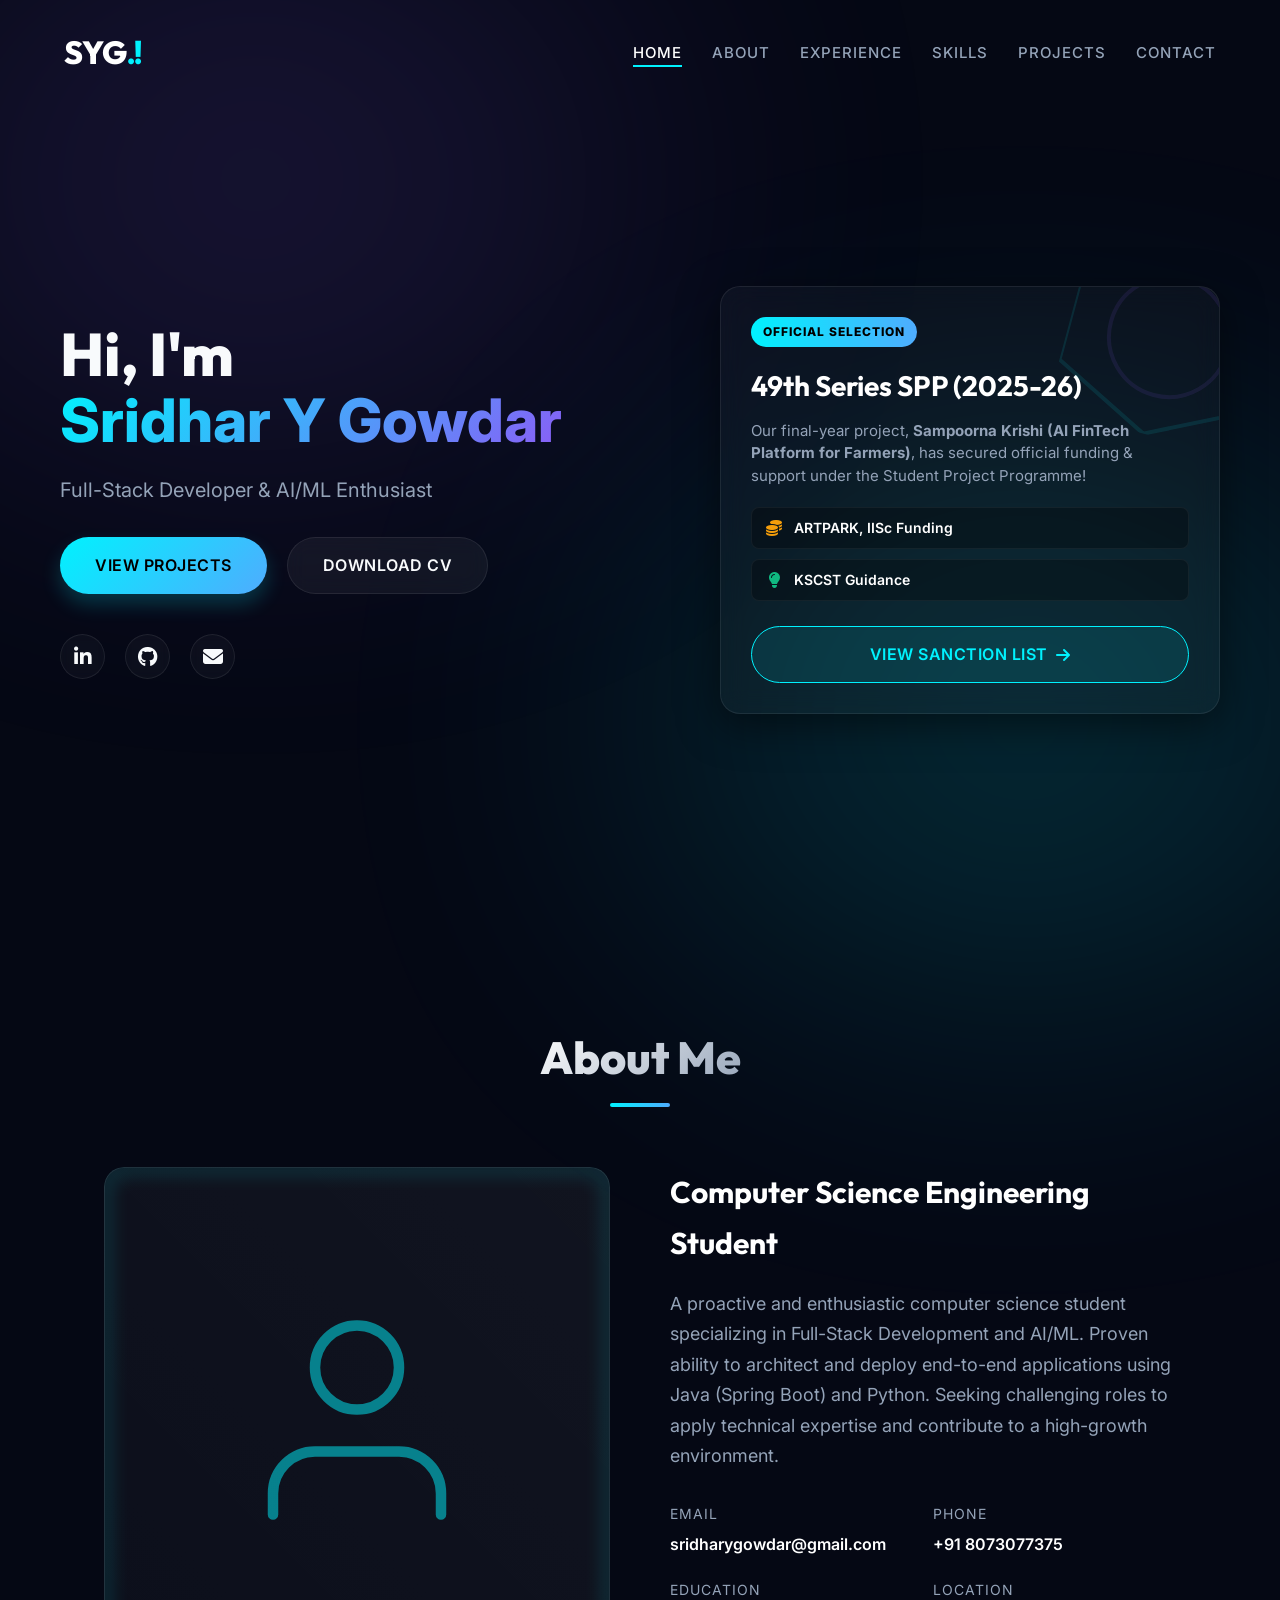
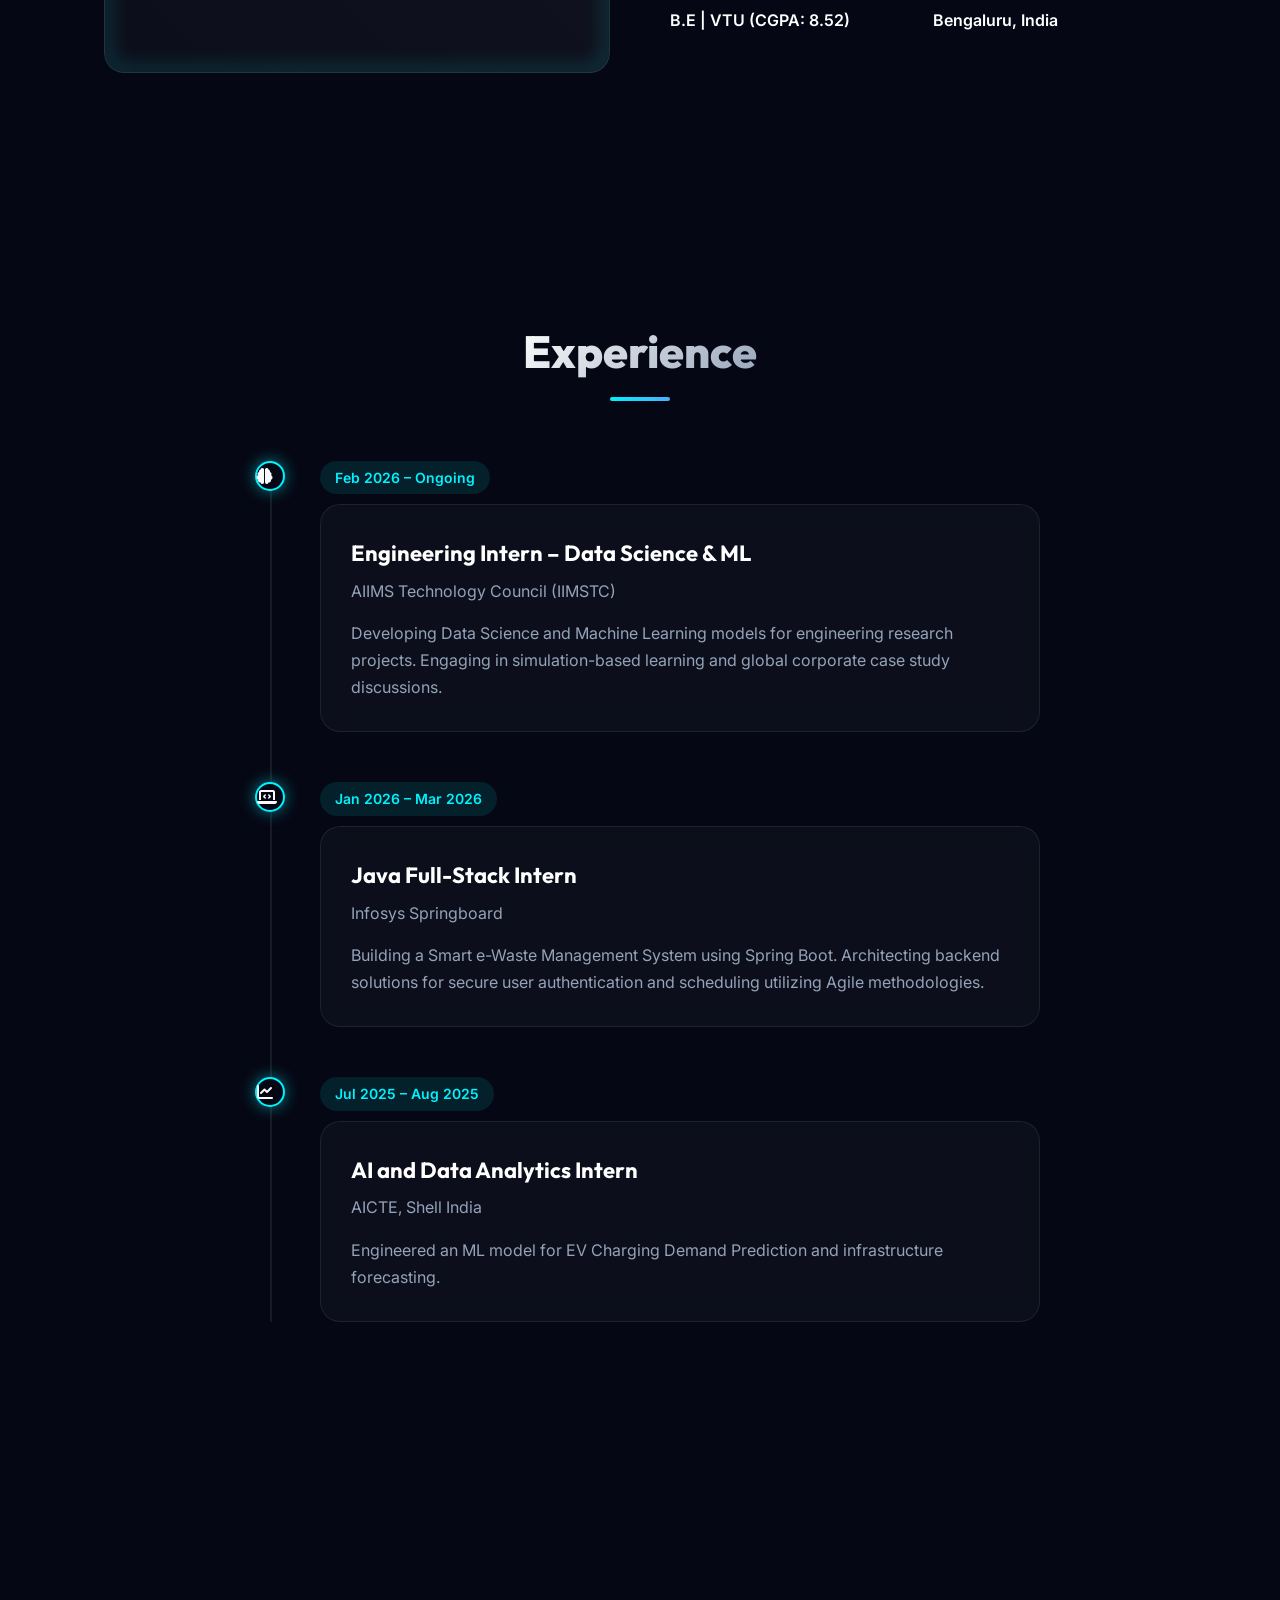
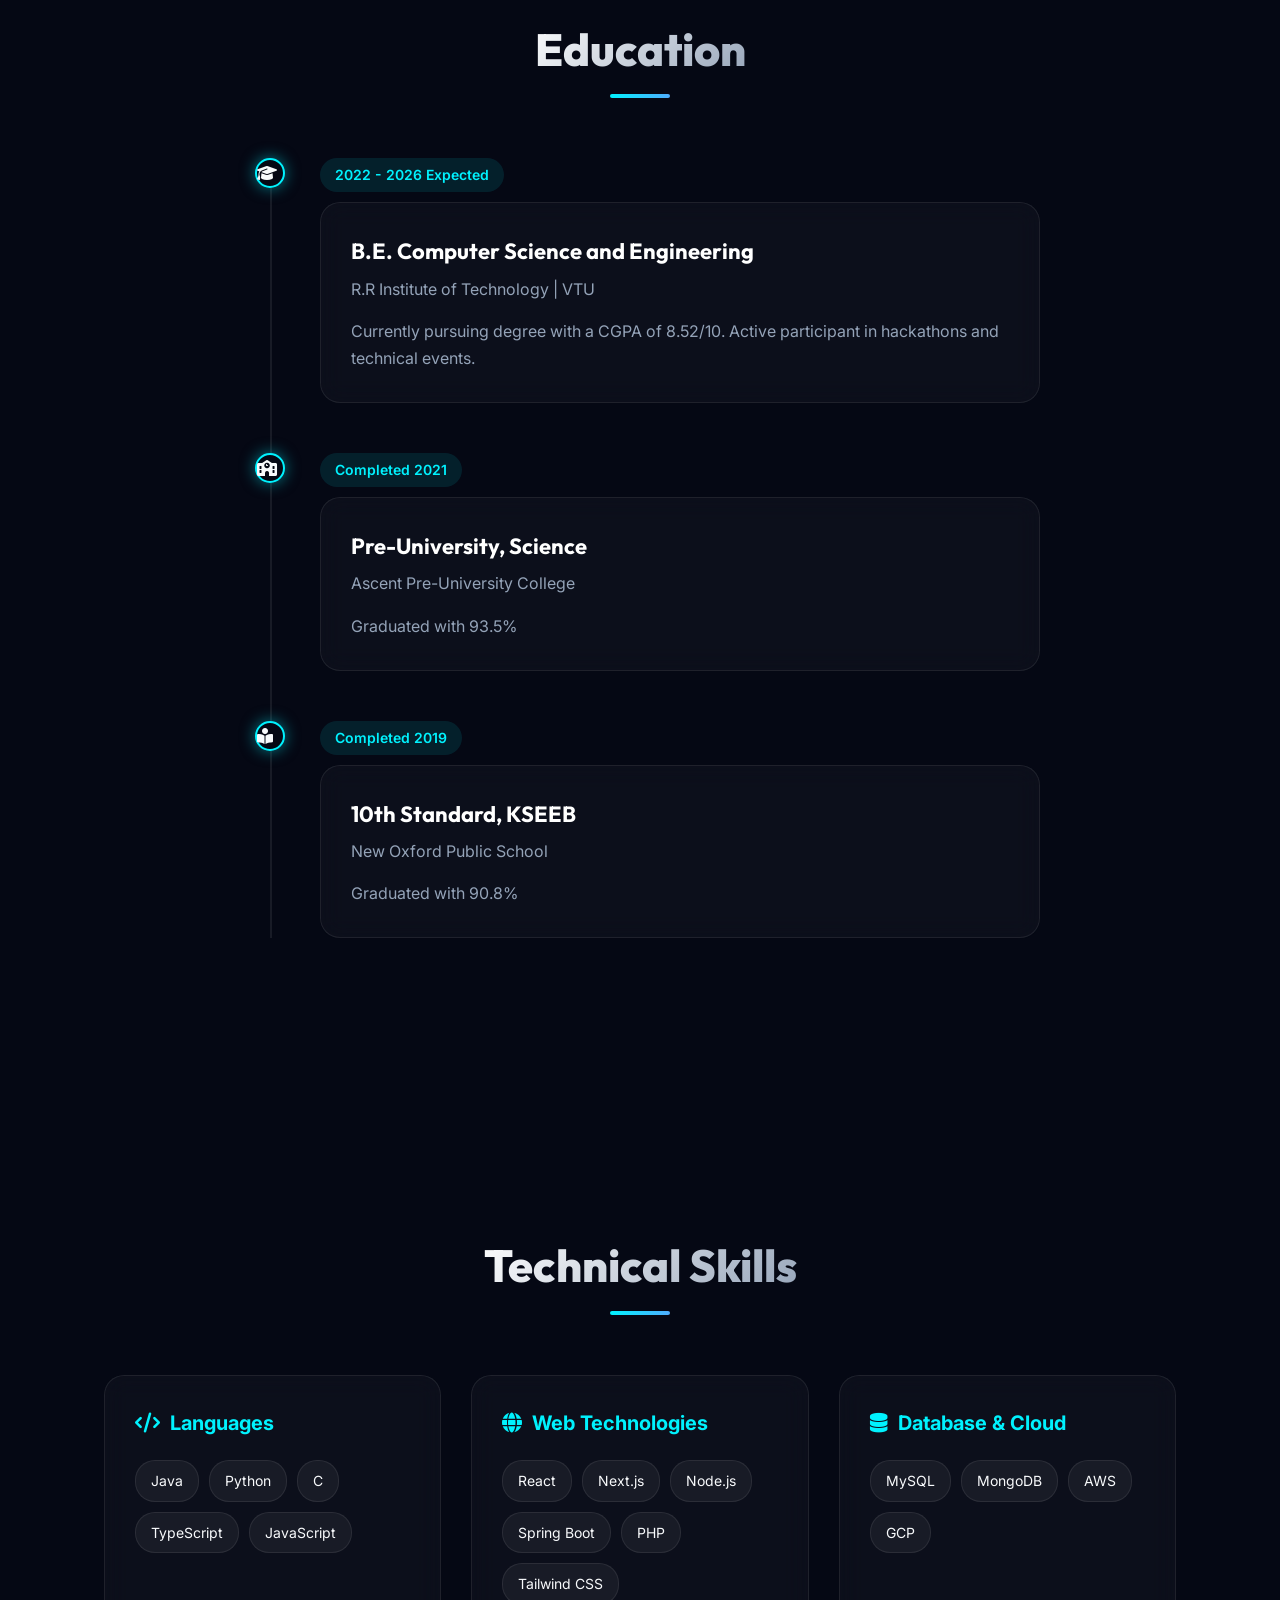
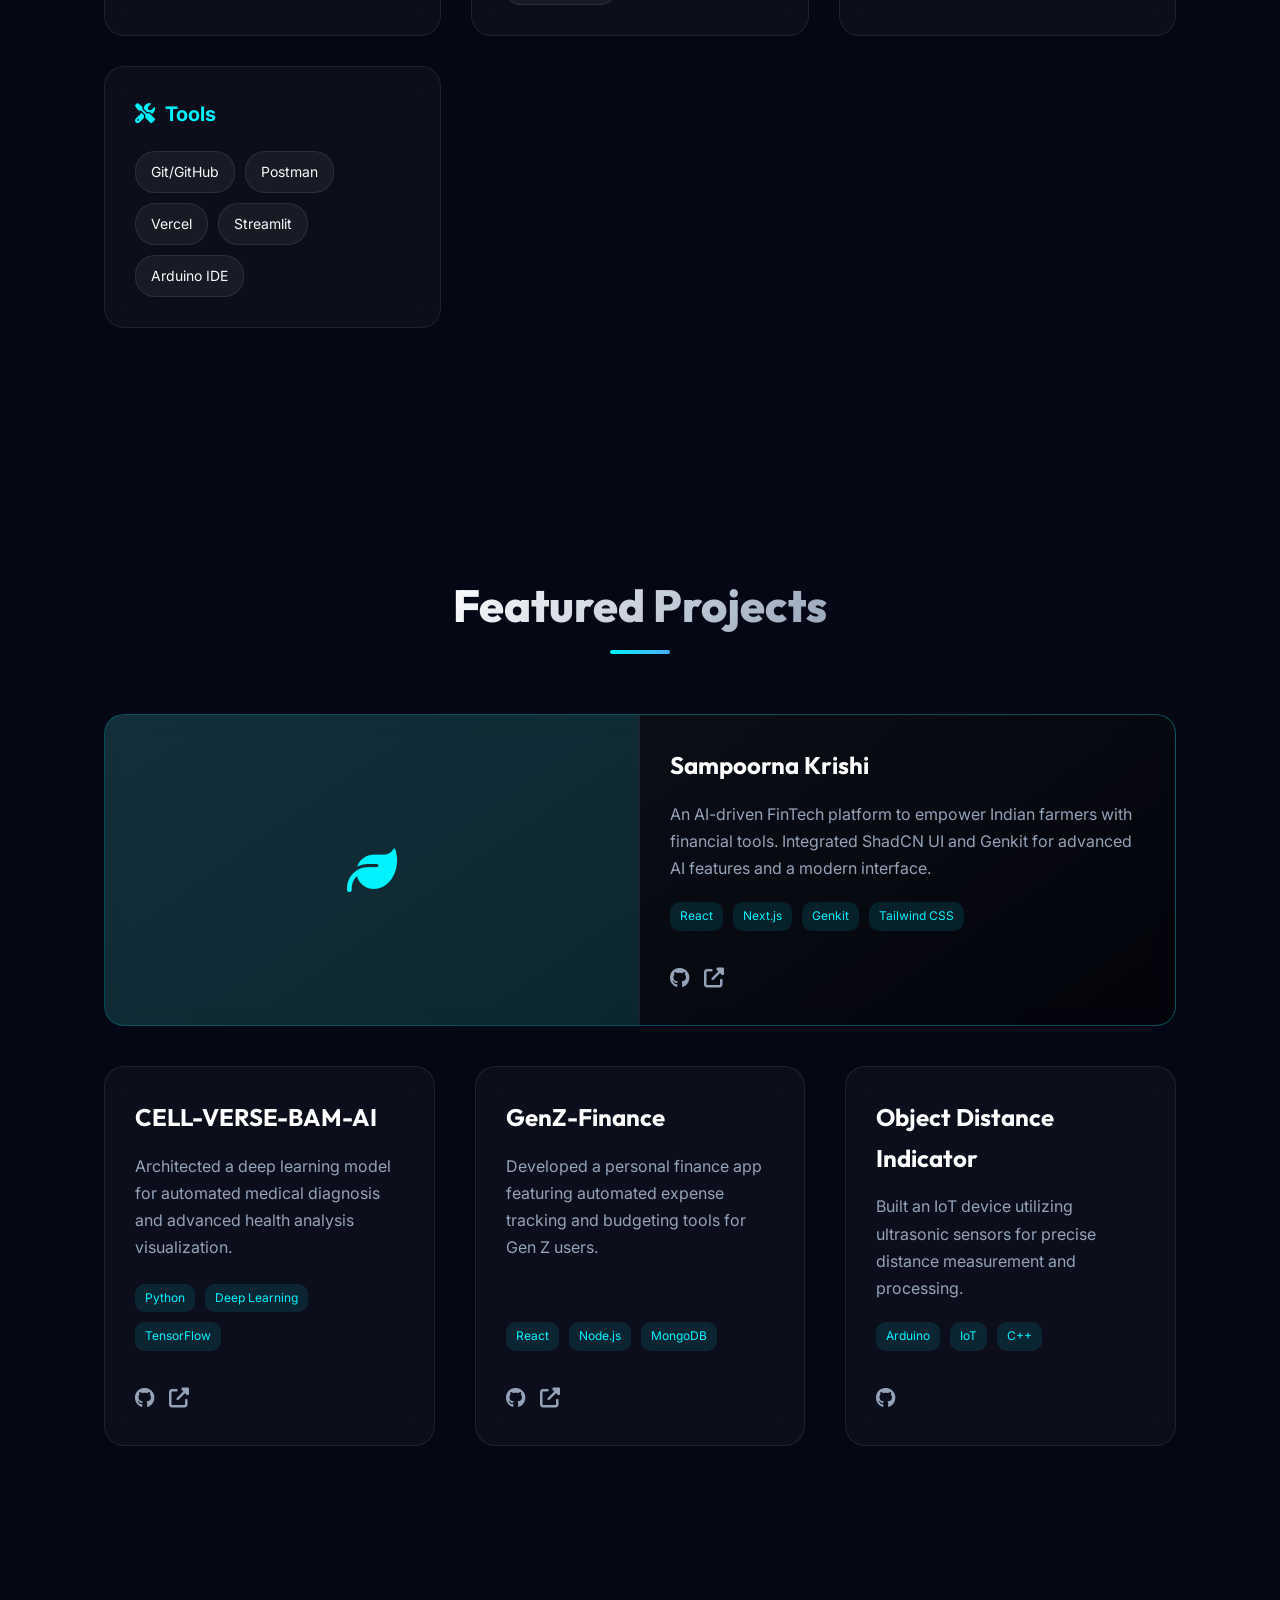
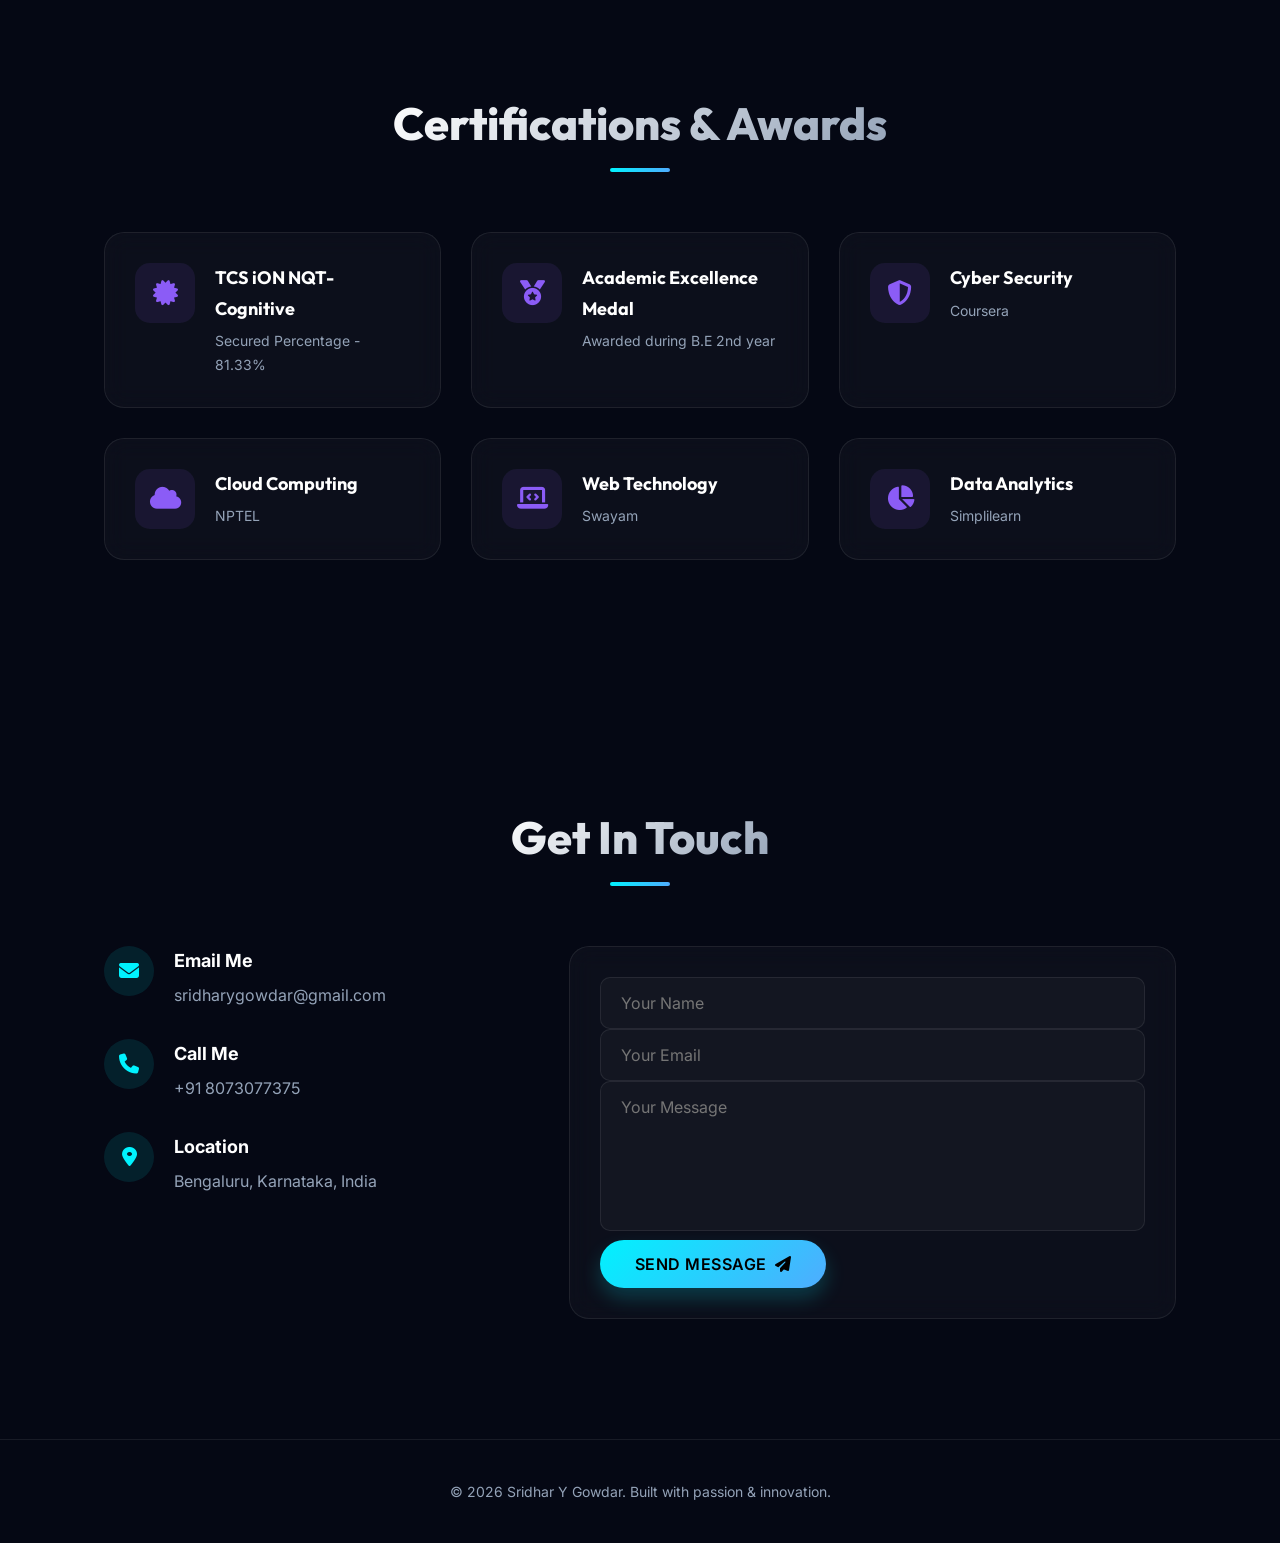
<file: index.html>
<!DOCTYPE html>
<html lang="en">
<head>
    <meta charset="UTF-8">
    <meta name="viewport" content="width=device-width, initial-scale=1.0">
    <title>Sridhar Y Gowdar | Portfolio</title>
    <!-- Font Awesome -->
    <link rel="stylesheet" href="https://cdnjs.cloudflare.com/ajax/libs/font-awesome/6.4.0/css/all.min.css">
    <!-- Custom CSS -->
    <link rel="stylesheet" href="css/style.css?v=3.0">
</head>
<body>
    <!-- Header -->
    <header>
        <div class="logo">
            <h1>SYG<span>.!</span></h1>
        </div>
        <nav>
            <ul>
                <li><a href="#home" class="active">Home</a></li>
                <li><a href="#about">About</a></li>
                <li><a href="#experience">Experience</a></li>
                <li><a href="#skills">Skills</a></li>
                <li><a href="#projects">Projects</a></li>
                <li><a href="#contact">Contact</a></li>
            </ul>
        </nav>
        <div class="menu-toggle">
            <i class="fas fa-bars"></i>
        </div>
    </header>

    <!-- Hero Section -->
    <section id="home" class="hero hero-split">
        
        <!-- Left Side: Hero Content -->
        <div class="hero-content reveal">
            <h1>Hi, I'm <br><span>Sridhar Y Gowdar</span></h1>
            <p>Full-Stack Developer & AI/ML Enthusiast</p>
            <div class="hero-buttons">
                <a href="#projects" class="btn primary">View Projects</a>
                <a href="SDE.pdf" download class="btn secondary">Download CV</a>
            </div>
            <div class="social-icons">
                <a href="https://www.linkedin.com/in/sridhar-y-gowdar-66a74a276" target="_blank"><i class="fab fa-linkedin-in"></i></a>
                <a href="https://github.com/sridhar-y-g" target="_blank"><i class="fab fa-github"></i></a>
                <a href="mailto:sridharygowdar@gmail.com"><i class="fas fa-envelope"></i></a>
            </div>
        </div>

        <!-- Right Side: SPP Funding Highlight Card -->
        <div class="hero-spp reveal glass-card spp-float-card">
            
            <!-- Elegant SVG Background Graphic inside card -->
            <svg class="spp-float-bg" viewBox="0 0 100 100">
                <polygon points="50,0 100,25 100,75 50,100 0,75 0,25" fill="none" stroke="#00f2fe" stroke-width="2"/>
                <circle cx="50" cy="50" r="30" fill="none" stroke="#8b5cf6" stroke-width="2"/>
            </svg>

            <span class="spp-float-badge">Official Selection</span>
            
            <h3>49th Series SPP (2025-26)</h3>
            <p class="spp-float-desc">Our final-year project, <strong>Sampoorna Krishi (AI FinTech Platform for Farmers)</strong>, has secured official funding & support under the Student Project Programme!</p>
            
            <div class="spp-float-tags">
                <div class="spp-float-tag">
                    <i class="fas fa-coins" style="color: #f59e0b;"></i>
                    <span>ARTPARK, IISc Funding</span>
                </div>
                <div class="spp-float-tag">
                    <i class="fas fa-lightbulb" style="color: #10b981;"></i>
                    <span>KSCST Guidance</span>
                </div>
            </div>

            <a href="KSCST_SPP_Project.pdf" target="_blank" class="btn btn-spp-action">View Sanction List <i class="fas fa-arrow-right" style="margin-left:8px;"></i></a>
        </div>
    </section>

    <!-- About Section -->
    <section id="about" class="about">
        <div class="container">
            <div class="section-header reveal">
                <h2>About Me</h2>
            </div>
            <div class="about-grid reveal">
                <div class="about-img-wrap">
                    <div class="about-img-placeholder" style="display: flex; align-items: center; justify-content: center;">
                        <svg viewBox="0 0 24 24" fill="none" class="profile-svg" stroke="rgba(0, 242, 254, 0.5)" stroke-width="1" stroke-linecap="round" stroke-linejoin="round" style="width: 50%; height: 50%;">
                            <path d="M20 21v-2a4 4 0 0 0-4-4H8a4 4 0 0 0-4 4v2"></path>
                            <circle cx="12" cy="7" r="4"></circle>
                        </svg>
                    </div>
                </div>
                <div class="about-info">
                    <h3>Computer Science Engineering Student</h3>
                    <p>A proactive and enthusiastic computer science student specializing in Full-Stack Development and AI/ML. Proven ability to architect and deploy end-to-end applications using Java (Spring Boot) and Python. Seeking challenging roles to apply technical expertise and contribute to a high-growth environment.</p>
                    
                    <div class="info-list">
                        <div class="info-item">
                            <span>Email</span>
                            <span>sridharygowdar@gmail.com</span>
                        </div>
                        <div class="info-item">
                            <span>Phone</span>
                            <span>+91 8073077375</span>
                        </div>
                        <div class="info-item">
                            <span>Education</span>
                            <span>B.E | VTU (CGPA: 8.52)</span>
                        </div>
                        <div class="info-item">
                            <span>Location</span>
                            <span>Bengaluru, India</span>
                        </div>
                    </div>
                </div>
            </div>
        </div>
    </section>

    <!-- Experience Section -->
    <section id="experience" class="bg-alt">
        <div class="container">
            <div class="section-header reveal">
                <h2>Experience</h2>
            </div>
            
            <div class="timeline reveal">
                <!-- Experience 1 -->
                <div class="timeline-item">
                    <div class="timeline-icon"><i class="fas fa-brain"></i></div>
                    <span class="timeline-date">Feb 2026 – Ongoing</span>
                    <div class="timeline-content glass-card">
                        <h3>Engineering Intern – Data Science & ML</h3>
                        <h4>AIIMS Technology Council (IIMSTC)</h4>
                        <p>Developing Data Science and Machine Learning models for engineering research projects. Engaging in simulation-based learning and global corporate case study discussions.</p>
                    </div>
                </div>

                <!-- Experience 2 -->
                <div class="timeline-item">
                    <div class="timeline-icon"><i class="fas fa-laptop-code"></i></div>
                    <span class="timeline-date">Jan 2026 – Mar 2026</span>
                    <div class="timeline-content glass-card">
                        <h3>Java Full-Stack Intern</h3>
                        <h4>Infosys Springboard</h4>
                        <p>Building a Smart e-Waste Management System using Spring Boot. Architecting backend solutions for secure user authentication and scheduling utilizing Agile methodologies.</p>
                    </div>
                </div>

                <!-- Experience 3 -->
                <div class="timeline-item">
                    <div class="timeline-icon"><i class="fas fa-chart-line"></i></div>
                    <span class="timeline-date">Jul 2025 – Aug 2025</span>
                    <div class="timeline-content glass-card">
                        <h3>AI and Data Analytics Intern</h3>
                        <h4>AICTE, Shell India</h4>
                        <p>Engineered an ML model for EV Charging Demand Prediction and infrastructure forecasting.</p>
                    </div>
                </div>
            </div>
        </div>
    </section>

    <!-- Education Section -->
    <section id="education">
        <div class="container">
            <div class="section-header reveal">
                <h2>Education</h2>
            </div>
            
            <div class="timeline reveal">
                <!-- Education 1 -->
                <div class="timeline-item">
                    <div class="timeline-icon"><i class="fas fa-graduation-cap"></i></div>
                    <span class="timeline-date">2022 - 2026 Expected</span>
                    <div class="timeline-content glass-card">
                        <h3>B.E. Computer Science and Engineering</h3>
                        <h4>R.R Institute of Technology | VTU</h4>
                        <p>Currently pursuing degree with a CGPA of 8.52/10. Active participant in hackathons and technical events.</p>
                    </div>
                </div>

                <!-- Education 2 -->
                <div class="timeline-item">
                    <div class="timeline-icon"><i class="fas fa-school"></i></div>
                    <span class="timeline-date">Completed 2021</span>
                    <div class="timeline-content glass-card">
                        <h3>Pre-University, Science</h3>
                        <h4>Ascent Pre-University College</h4>
                        <p>Graduated with 93.5%</p>
                    </div>
                </div>

                <!-- Education 3 -->
                <div class="timeline-item">
                    <div class="timeline-icon"><i class="fas fa-book-reader"></i></div>
                    <span class="timeline-date">Completed 2019</span>
                    <div class="timeline-content glass-card">
                        <h3>10th Standard, KSEEB</h3>
                        <h4>New Oxford Public School</h4>
                        <p>Graduated with 90.8%</p>
                    </div>
                </div>
            </div>
        </div>
    </section>

    <!-- Skills Section -->
    <section id="skills">
        <div class="container">
            <div class="section-header reveal">
                <h2>Technical Skills</h2>
            </div>
            
            <div class="skills-grid reveal">
                <div class="skill-category-card glass-card">
                    <h3><i class="fas fa-code"></i> Languages</h3>
                    <div class="skill-tags">
                        <span class="skill-tag">Java</span>
                        <span class="skill-tag">Python</span>
                        <span class="skill-tag">C</span>
                        <span class="skill-tag">TypeScript</span>
                        <span class="skill-tag">JavaScript</span>
                    </div>
                </div>

                <div class="skill-category-card glass-card">
                    <h3><i class="fas fa-globe"></i> Web Technologies</h3>
                    <div class="skill-tags">
                        <span class="skill-tag">React</span>
                        <span class="skill-tag">Next.js</span>
                        <span class="skill-tag">Node.js</span>
                        <span class="skill-tag">Spring Boot</span>
                        <span class="skill-tag">PHP</span>
                        <span class="skill-tag">Tailwind CSS</span>
                    </div>
                </div>

                <div class="skill-category-card glass-card">
                    <h3><i class="fas fa-database"></i> Database & Cloud</h3>
                    <div class="skill-tags">
                        <span class="skill-tag">MySQL</span>
                        <span class="skill-tag">MongoDB</span>
                        <span class="skill-tag">AWS</span>
                        <span class="skill-tag">GCP</span>
                    </div>
                </div>

                <div class="skill-category-card glass-card">
                    <h3><i class="fas fa-tools"></i> Tools</h3>
                    <div class="skill-tags">
                        <span class="skill-tag">Git/GitHub</span>
                        <span class="skill-tag">Postman</span>
                        <span class="skill-tag">Vercel</span>
                        <span class="skill-tag">Streamlit</span>
                        <span class="skill-tag">Arduino IDE</span>
                    </div>
                </div>
            </div>
        </div>
    </section>

    <!-- Projects Section -->
    <section id="projects">
        <div class="container">
            <div class="section-header reveal">
                <h2>Featured Projects</h2>
            </div>
            
            <div class="projects-grid reveal">
                <!-- Featured Top Project: Sampoorna Krishi -->
                <div class="project-card featured glass-card">
                    <div class="project-img">
                        <!-- Placeholder or explicit image -->
                        <div style="width:100%; height:100%; display:flex; align-items:center; justify-content:center; background:rgba(0,242,254,0.1);">
                            <i class="fas fa-leaf" style="font-size: 5rem; color: #00f2fe;"></i>
                        </div>
                    </div>
                    <div class="project-info">
                        <h3>Sampoorna Krishi</h3>
                        <p>An AI-driven FinTech platform to empower Indian farmers with financial tools. Integrated ShadCN UI and Genkit for advanced AI features and a modern interface.</p>
                        <div class="tech-stack">
                            <span>React</span>
                            <span>Next.js</span>
                            <span>Genkit</span>
                            <span>Tailwind CSS</span>
                        </div>
                        <div class="project-links">
                            <a href="https://github.com/sridhar-y-g" target="_blank"><i class="fab fa-github"></i></a>
                            <a href="#"><i class="fas fa-external-link-alt"></i></a>
                        </div>
                    </div>
                </div>

                <!-- Project 2 -->
                <div class="project-card glass-card">
                    <div class="project-info">
                        <h3>CELL-VERSE-BAM-AI</h3>
                        <p>Architected a deep learning model for automated medical diagnosis and advanced health analysis visualization.</p>
                        <div class="tech-stack">
                            <span>Python</span>
                            <span>Deep Learning</span>
                            <span>TensorFlow</span>
                        </div>
                        <div class="project-links">
                            <a href="https://github.com/sridhar-y-g/CELL-VERSE-BAM-AI" target="_blank"><i class="fab fa-github"></i></a>
                            <a href="https://sridhar-y-g.github.io/CELL-VERSE-BAM-AI/" target="_blank"><i class="fas fa-external-link-alt"></i></a>
                        </div>
                    </div>
                </div>

                <!-- Project 3 -->
                <div class="project-card glass-card">
                    <div class="project-info">
                        <h3>GenZ-Finance</h3>
                        <p>Developed a personal finance app featuring automated expense tracking and budgeting tools for Gen Z users.</p>
                        <div class="tech-stack">
                            <span>React</span>
                            <span>Node.js</span>
                            <span>MongoDB</span>
                        </div>
                        <div class="project-links">
                            <a href="https://github.com/sridhar-y-g/GenZ-finance" target="_blank"><i class="fab fa-github"></i></a>
                            <a href="https://sridhar-y-g.github.io/GenZ-finance/" target="_blank"><i class="fas fa-external-link-alt"></i></a>
                        </div>
                    </div>
                </div>

                <!-- Project 4 -->
                <div class="project-card glass-card">
                    <div class="project-info">
                        <h3>Object Distance Indicator</h3>
                        <p>Built an IoT device utilizing ultrasonic sensors for precise distance measurement and processing.</p>
                        <div class="tech-stack">
                            <span>Arduino</span>
                            <span>IoT</span>
                            <span>C++</span>
                        </div>
                        <div class="project-links">
                            <a href="#"><i class="fab fa-github"></i></a>
                        </div>
                    </div>
                </div>
            </div>
        </div>
    </section>

    <!-- Certifications & Awards Section -->
    <section id="certifications" class="bg-alt">
        <div class="container">
            <div class="section-header reveal">
                <h2>Certifications & Awards</h2>
            </div>
            
            <div class="certs-grid reveal">
                <div class="cert-card glass-card">
                    <div class="cert-icon"><i class="fas fa-certificate"></i></div>
                    <div class="cert-info">
                        <h3>TCS iON NQT-Cognitive</h3>
                        <p>Secured Percentage - 81.33%</p>
                    </div>
                </div>
                
                <div class="cert-card glass-card">
                    <div class="cert-icon"><i class="fas fa-medal"></i></div>
                    <div class="cert-info">
                        <h3>Academic Excellence Medal</h3>
                        <p>Awarded during B.E 2nd year</p>
                    </div>
                </div>
                
                <div class="cert-card glass-card">
                    <div class="cert-icon"><i class="fas fa-shield-alt"></i></div>
                    <div class="cert-info">
                        <h3>Cyber Security</h3>
                        <p>Coursera</p>
                    </div>
                </div>
                
                <div class="cert-card glass-card">
                    <div class="cert-icon"><i class="fas fa-cloud"></i></div>
                    <div class="cert-info">
                        <h3>Cloud Computing</h3>
                        <p>NPTEL</p>
                    </div>
                </div>

                <div class="cert-card glass-card">
                    <div class="cert-icon"><i class="fas fa-laptop-code"></i></div>
                    <div class="cert-info">
                        <h3>Web Technology</h3>
                        <p>Swayam</p>
                    </div>
                </div>
                
                <div class="cert-card glass-card">
                    <div class="cert-icon"><i class="fas fa-chart-pie"></i></div>
                    <div class="cert-info">
                        <h3>Data Analytics</h3>
                        <p>Simplilearn</p>
                    </div>
                </div>
            </div>
        </div>
    </section>

    <!-- Contact Section -->
    <section id="contact">
        <div class="container">
            <div class="section-header reveal">
                <h2>Get In Touch</h2>
            </div>
            
            <div class="contact-grid reveal">
                <div class="contact-info">
                    <div class="contact-item">
                        <div class="contact-icon"><i class="fas fa-envelope"></i></div>
                        <div class="contact-text">
                            <h3>Email Me</h3>
                            <p>sridharygowdar@gmail.com</p>
                        </div>
                    </div>
                    <div class="contact-item">
                        <div class="contact-icon"><i class="fas fa-phone"></i></div>
                        <div class="contact-text">
                            <h3>Call Me</h3>
                            <p>+91 8073077375</p>
                        </div>
                    </div>
                    <div class="contact-item">
                        <div class="contact-icon"><i class="fas fa-map-marker-alt"></i></div>
                        <div class="contact-text">
                            <h3>Location</h3>
                            <p>Bengaluru, Karnataka, India</p>
                        </div>
                    </div>
                </div>
                
                <div class="contact-form glass-card">
                    <form id="contactForm" action="https://formsubmit.co/sridharygowdar@gmail.com" method="POST">
                        <input type="hidden" name="_captcha" value="false">
                        <input type="hidden" name="_next" value="https://sridhar-y-g.github.io/Sridhar-Y-Gowdar---Portfolio/">
                        <input type="hidden" name="_template" value="table">
                        <div class="form-group">
                            <input type="text" name="name" placeholder="Your Name" required>
                        </div>
                        <div class="form-group">
                            <input type="email" name="email" placeholder="Your Email" required>
                        </div>
                        <div class="form-group">
                            <textarea name="message" placeholder="Your Message" required></textarea>
                        </div>
                        <button type="submit" class="btn primary">Send Message <i class="fas fa-paper-plane" style="margin-left:8px;"></i></button>
                    </form>
                </div>
            </div>
        </div>
    </section>

    <!-- Footer -->
    <footer>
        <div class="container">
            <p>&copy; 2026 Sridhar Y Gowdar. Built with passion & innovation.</p>
        </div>
    </footer>

    <!-- Scripts -->
    <script src="js/script.js"></script>
</body>
</html>
</file>
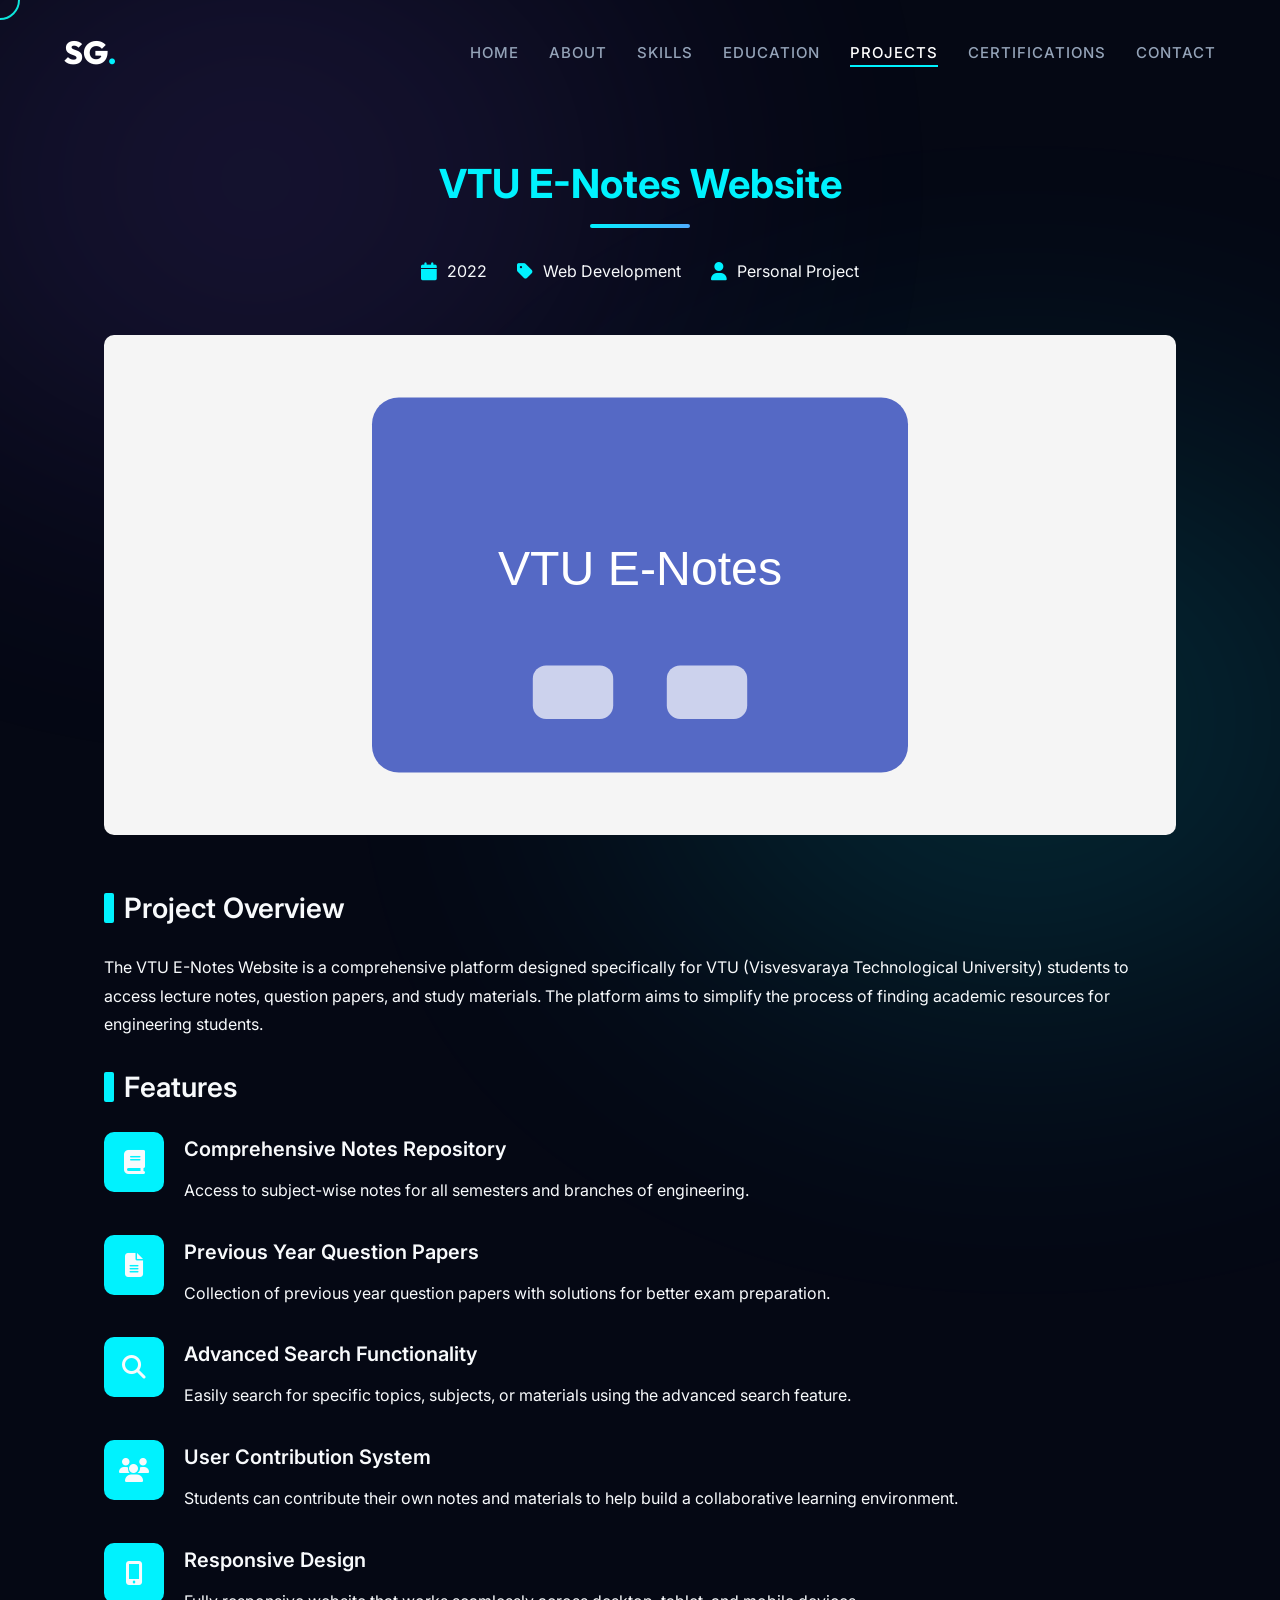
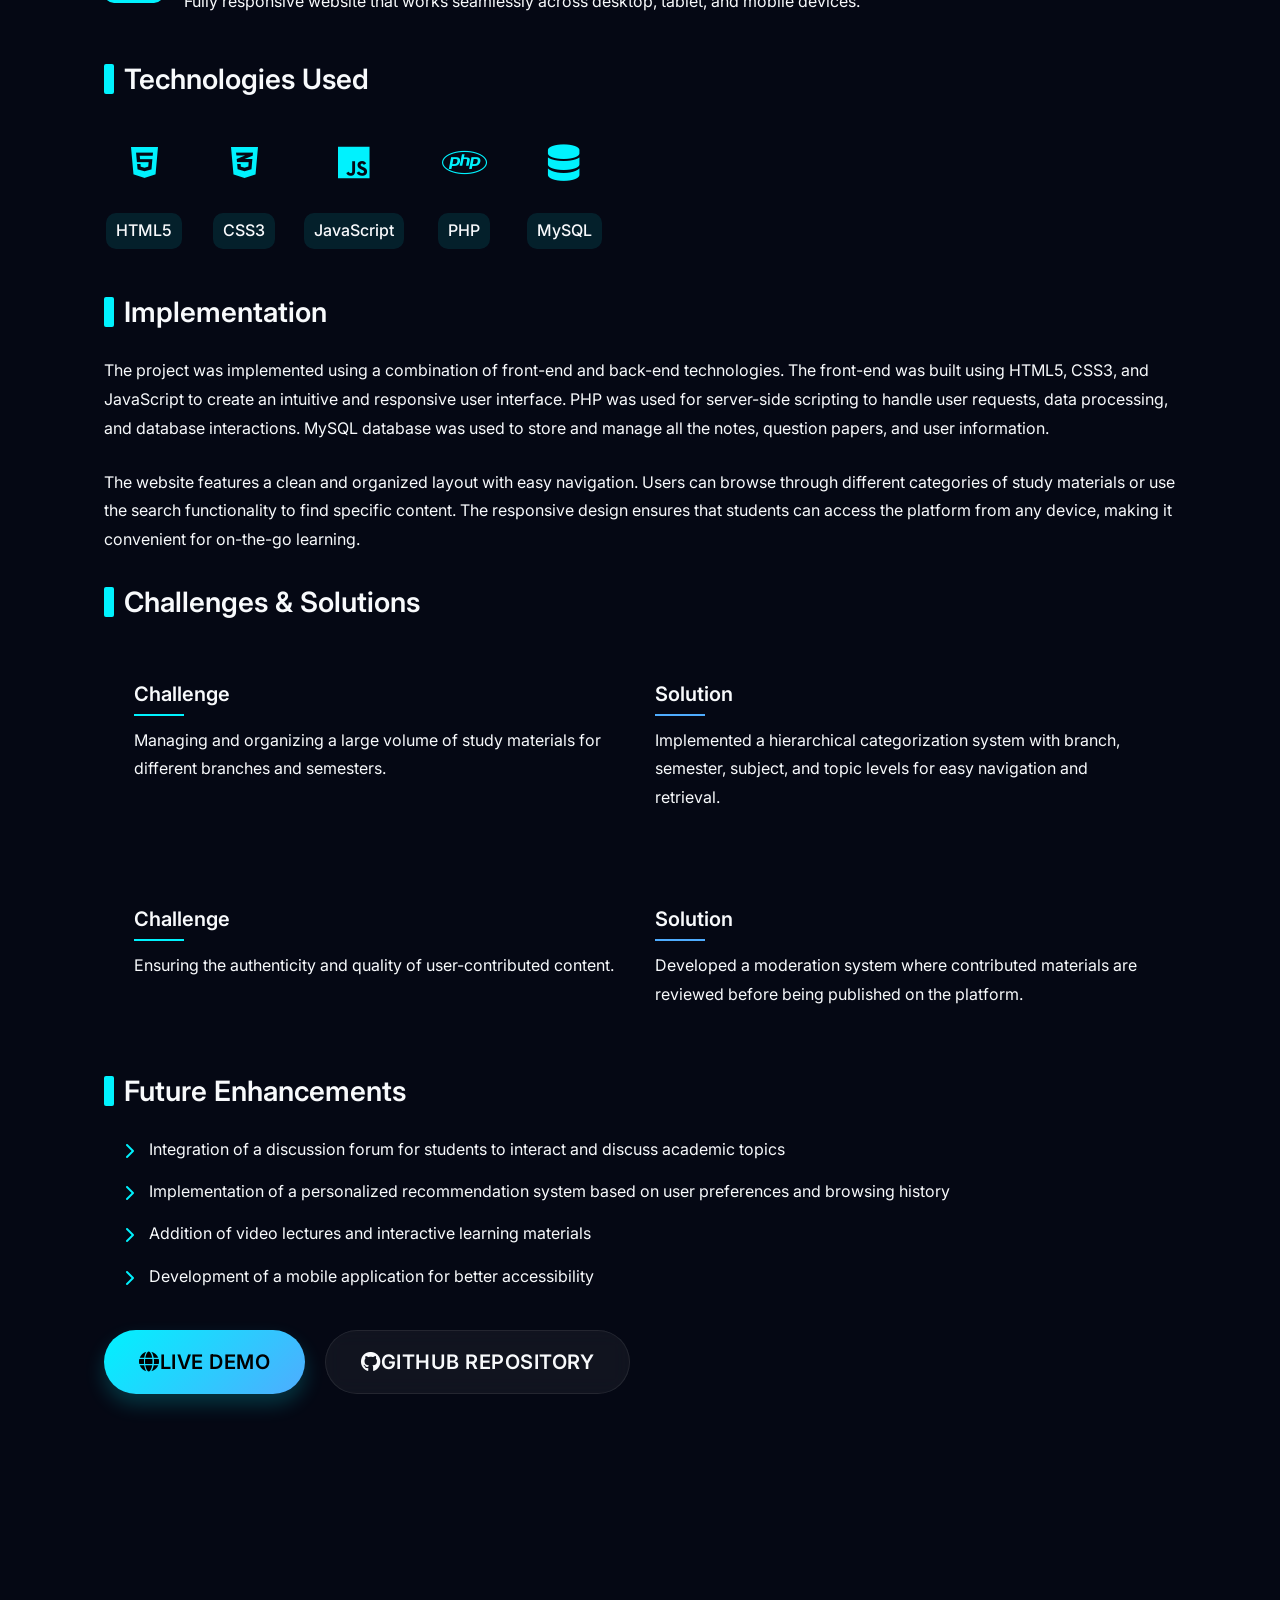
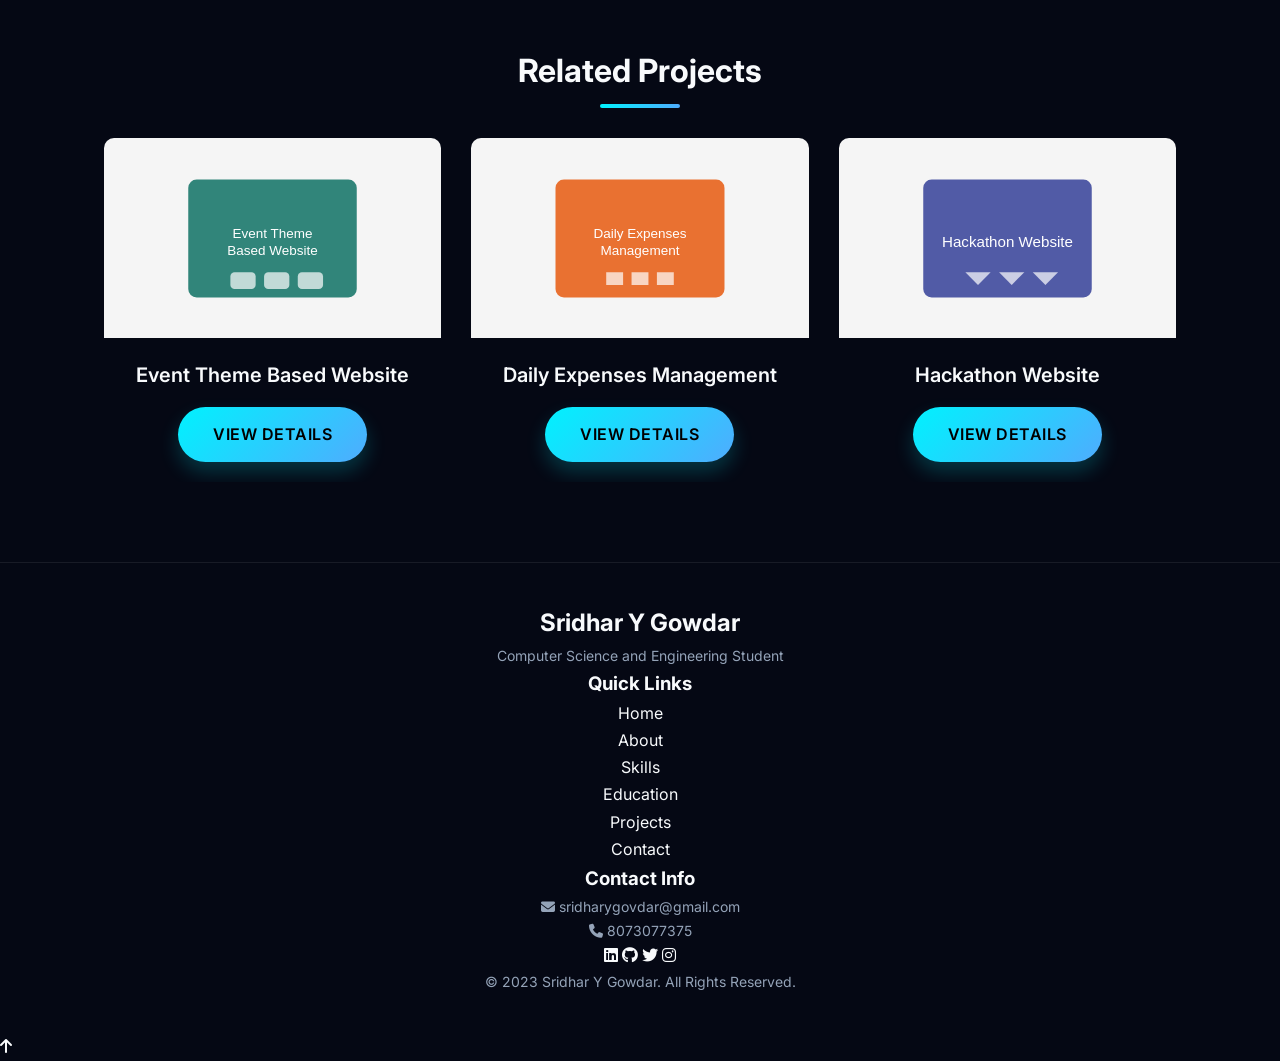
<file: projects/vtu-enotes.html>
<!DOCTYPE html>
<html lang="en">
<head>
    <meta charset="UTF-8">
    <meta name="viewport" content="width=device-width, initial-scale=1.0">
    <title>VTU E-Notes Project - Sridhar Y Gowdar</title>
    <link rel="stylesheet" href="../css/style.css">
    <link rel="stylesheet" href="../css/project-detail.css">
    <link rel="stylesheet" href="https://cdnjs.cloudflare.com/ajax/libs/font-awesome/6.4.0/css/all.min.css">
    <link href="https://fonts.googleapis.com/css2?family=Poppins:wght@300;400;500;600;700&display=swap" rel="stylesheet">
</head>
<body>
    <div class="cursor-follower"></div>
    
    <!-- Header Section -->
    <header>
        <div class="logo">
            <h1>SG<span>.</span></h1>
        </div>
        <nav>
            <ul>
                <li><a href="../index.html">Home</a></li>
                <li><a href="../index.html#about">About</a></li>
                <li><a href="../index.html#skills">Skills</a></li>
                <li><a href="../index.html#education">Education</a></li>
                <li><a href="../index.html#projects" class="active">Projects</a></li>
                <li><a href="../index.html#certifications">Certifications</a></li>
                <li><a href="../index.html#contact">Contact</a></li>
            </ul>
        </nav>
        <div class="menu-toggle">
            <i class="fas fa-bars"></i>
        </div>
    </header>

    <!-- Project Detail Section -->
    <section class="project-detail">
        <div class="container">
            <div class="project-header">
                <h1>VTU E-Notes Website</h1>
                <div class="project-meta">
                    <div class="meta-item">
                        <i class="fas fa-calendar"></i>
                        <span>2022</span>
                    </div>
                    <div class="meta-item">
                        <i class="fas fa-tag"></i>
                        <span>Web Development</span>
                    </div>
                    <div class="meta-item">
                        <i class="fas fa-user"></i>
                        <span>Personal Project</span>
                    </div>
                </div>
            </div>

            <div class="project-content">
                <div class="project-image">
                    <img src="../images/project1.svg" alt="VTU E-Notes Website">
                </div>
                
                <div class="project-description">
                    <h2>Project Overview</h2>
                    <p>The VTU E-Notes Website is a comprehensive platform designed specifically for VTU (Visvesvaraya Technological University) students to access lecture notes, question papers, and study materials. The platform aims to simplify the process of finding academic resources for engineering students.</p>
                    
                    <h2>Features</h2>
                    <ul class="feature-list">
                        <li>
                            <div class="feature-icon"><i class="fas fa-book"></i></div>
                            <div class="feature-text">
                                <h3>Comprehensive Notes Repository</h3>
                                <p>Access to subject-wise notes for all semesters and branches of engineering.</p>
                            </div>
                        </li>
                        <li>
                            <div class="feature-icon"><i class="fas fa-file-alt"></i></div>
                            <div class="feature-text">
                                <h3>Previous Year Question Papers</h3>
                                <p>Collection of previous year question papers with solutions for better exam preparation.</p>
                            </div>
                        </li>
                        <li>
                            <div class="feature-icon"><i class="fas fa-search"></i></div>
                            <div class="feature-text">
                                <h3>Advanced Search Functionality</h3>
                                <p>Easily search for specific topics, subjects, or materials using the advanced search feature.</p>
                            </div>
                        </li>
                        <li>
                            <div class="feature-icon"><i class="fas fa-users"></i></div>
                            <div class="feature-text">
                                <h3>User Contribution System</h3>
                                <p>Students can contribute their own notes and materials to help build a collaborative learning environment.</p>
                            </div>
                        </li>
                        <li>
                            <div class="feature-icon"><i class="fas fa-mobile-alt"></i></div>
                            <div class="feature-text">
                                <h3>Responsive Design</h3>
                                <p>Fully responsive website that works seamlessly across desktop, tablet, and mobile devices.</p>
                            </div>
                        </li>
                    </ul>
                    
                    <h2>Technologies Used</h2>
                    <div class="tech-stack">
                        <div class="tech-item">
                            <div class="tech-icon"><i class="fab fa-html5"></i></div>
                            <span>HTML5</span>
                        </div>
                        <div class="tech-item">
                            <div class="tech-icon"><i class="fab fa-css3-alt"></i></div>
                            <span>CSS3</span>
                        </div>
                        <div class="tech-item">
                            <div class="tech-icon"><i class="fab fa-js"></i></div>
                            <span>JavaScript</span>
                        </div>
                        <div class="tech-item">
                            <div class="tech-icon"><i class="fab fa-php"></i></div>
                            <span>PHP</span>
                        </div>
                        <div class="tech-item">
                            <div class="tech-icon"><i class="fas fa-database"></i></div>
                            <span>MySQL</span>
                        </div>
                    </div>
                    
                    <h2>Implementation</h2>
                    <p>The project was implemented using a combination of front-end and back-end technologies. The front-end was built using HTML5, CSS3, and JavaScript to create an intuitive and responsive user interface. PHP was used for server-side scripting to handle user requests, data processing, and database interactions. MySQL database was used to store and manage all the notes, question papers, and user information.</p>
                    
                    <p>The website features a clean and organized layout with easy navigation. Users can browse through different categories of study materials or use the search functionality to find specific content. The responsive design ensures that students can access the platform from any device, making it convenient for on-the-go learning.</p>
                    
                    <h2>Challenges & Solutions</h2>
                    <div class="challenge-solution">
                        <div class="challenge">
                            <h3>Challenge</h3>
                            <p>Managing and organizing a large volume of study materials for different branches and semesters.</p>
                        </div>
                        <div class="solution">
                            <h3>Solution</h3>
                            <p>Implemented a hierarchical categorization system with branch, semester, subject, and topic levels for easy navigation and retrieval.</p>
                        </div>
                    </div>
                    
                    <div class="challenge-solution">
                        <div class="challenge">
                            <h3>Challenge</h3>
                            <p>Ensuring the authenticity and quality of user-contributed content.</p>
                        </div>
                        <div class="solution">
                            <h3>Solution</h3>
                            <p>Developed a moderation system where contributed materials are reviewed before being published on the platform.</p>
                        </div>
                    </div>
                    
                    <h2>Future Enhancements</h2>
                    <ul class="future-list">
                        <li>Integration of a discussion forum for students to interact and discuss academic topics</li>
                        <li>Implementation of a personalized recommendation system based on user preferences and browsing history</li>
                        <li>Addition of video lectures and interactive learning materials</li>
                        <li>Development of a mobile application for better accessibility</li>
                    </ul>
                    
                    <div class="project-links">
                        <a href="#" class="btn primary"><i class="fas fa-globe"></i> Live Demo</a>
                        <a href="#" class="btn secondary"><i class="fab fa-github"></i> GitHub Repository</a>
                    </div>
                </div>
            </div>
        </div>
    </section>

    <!-- Related Projects Section -->
    <section class="related-projects">
        <div class="container">
            <h2>Related Projects</h2>
            <div class="related-projects-container">
                <div class="related-project-card">
                    <img src="../images/project4.svg" alt="Event Theme Based Website">
                    <div class="related-project-content">
                        <h3>Event Theme Based Website</h3>
                        <a href="event-theme.html" class="btn primary">View Details</a>
                    </div>
                </div>
                <div class="related-project-card">
                    <img src="../images/project5.svg" alt="Daily Expenses Management">
                    <div class="related-project-content">
                        <h3>Daily Expenses Management</h3>
                        <a href="expenses-management.html" class="btn primary">View Details</a>
                    </div>
                </div>
                <div class="related-project-card">
                    <img src="../images/project6.svg" alt="Hackathon Website">
                    <div class="related-project-content">
                        <h3>Hackathon Website</h3>
                        <a href="hackathon.html" class="btn primary">View Details</a>
                    </div>
                </div>
            </div>
        </div>
    </section>

    <!-- Footer -->
    <footer>
        <div class="footer-content">
            <div class="footer-logo">
                <h2>Sridhar Y Gowdar</h2>
                <p>Computer Science and Engineering Student</p>
            </div>
            <div class="footer-links">
                <h3>Quick Links</h3>
                <ul>
                    <li><a href="../index.html">Home</a></li>
                    <li><a href="../index.html#about">About</a></li>
                    <li><a href="../index.html#skills">Skills</a></li>
                    <li><a href="../index.html#education">Education</a></li>
                    <li><a href="../index.html#projects">Projects</a></li>
                    <li><a href="../index.html#contact">Contact</a></li>
                </ul>
            </div>
            <div class="footer-contact">
                <h3>Contact Info</h3>
                <p><i class="fas fa-envelope"></i> sridharygovdar@gmail.com</p>
                <p><i class="fas fa-phone"></i> 8073077375</p>
                <div class="footer-social">
                    <a href="https://linkedin.com" target="_blank"><i class="fab fa-linkedin"></i></a>
                    <a href="https://github.com" target="_blank"><i class="fab fa-github"></i></a>
                    <a href="#"><i class="fab fa-twitter"></i></a>
                    <a href="#"><i class="fab fa-instagram"></i></a>
                </div>
            </div>
        </div>
        <div class="footer-bottom">
            <p>&copy; 2023 Sridhar Y Gowdar. All Rights Reserved.</p>
        </div>
    </footer>

    <!-- Back to Top Button -->
    <a href="#" class="back-to-top">
        <i class="fas fa-arrow-up"></i>
    </a>

    <!-- Scripts -->
    <script src="../js/script.js"></script>
</body>
</html>
</file>
<file: css/style.css>
@import url('https://fonts.googleapis.com/css2?family=Inter:wght@300;400;500;600;700;800&family=Outfit:wght@400;600;800&display=swap');

:root {
    --bg-color: #050814;
    --card-bg: rgba(255, 255, 255, 0.03);
    --primary-color: #00f2fe;
    --secondary-color: #4facfe;
    --accent: #8b5cf6;
    --text-primary: #f8fafc;
    --text-muted: #94a3b8;
    --glass-border: rgba(255, 255, 255, 0.08);
    --glass-hover: rgba(255, 255, 255, 0.08);
    --transition: all 0.4s cubic-bezier(0.4, 0, 0.2, 1);
}

* {
    margin: 0; padding: 0;
    box-sizing: border-box;
    font-family: 'Inter', sans-serif;
}

html {
    scroll-behavior: smooth;
    font-size: 62.5%; /* 1rem = 10px */
}

body {
    background-color: var(--bg-color);
    color: var(--text-primary);
    line-height: 1.7;
    font-size: 1.6rem;
    overflow-x: hidden;
    position: relative;
}

/* Background Glowing Orbs */
body::before, body::after {
    content: ''; position: fixed;
    width: 60vw; height: 60vh;
    border-radius: 50%;
    filter: blur(150px);
    z-index: -1;
    opacity: 0.15;
    animation: floatOrb 20s infinite alternate linear;
}
body::before {
    top: -10%; left: -10%;
    background: var(--accent);
}
body::after {
    bottom: -10%; right: -10%;
    background: var(--primary-color);
    animation-delay: -10s;
}

@keyframes floatOrb {
    0% { transform: translate(0, 0) scale(1); }
    100% { transform: translate(5%, 10%) scale(1.1); }
}

a { text-decoration: none; color: inherit; }
ul { list-style: none; }
img { max-width: 100%; height: auto; display: block; }
section { padding: 12rem 0; position: relative; }

/* Section Headers */
.section-header {
    text-align: center; margin-bottom: 7rem;
}
.section-header h2 {
    font-family: 'Outfit', sans-serif;
    font-size: 4.5rem;
    font-weight: 800;
    background: linear-gradient(135deg, #fff, #94a3b8);
    -webkit-background-clip: text;
    -webkit-text-fill-color: transparent;
    display: inline-block;
    position: relative;
}
.section-header h2::after {
    content: ''; position: absolute;
    bottom: -10px; left: 50%;
    transform: translateX(-50%);
    width: 60px; height: 4px;
    background: linear-gradient(90deg, var(--primary-color), var(--secondary-color));
    border-radius: 4px;
}

/* Buttons */
.btn {
    display: inline-flex; align-items: center; justify-content: center;
    padding: 1.4rem 3.5rem;
    border-radius: 5rem; font-weight: 600;
    font-size: 1.6rem; letter-spacing: 0.5px;
    transition: var(--transition);
    cursor: pointer; position: relative; overflow: hidden;
    z-index: 1; text-transform: uppercase;
}
.btn.primary {
    background: linear-gradient(135deg, var(--primary-color), var(--secondary-color));
    color: #000; box-shadow: 0 10px 20px rgba(0, 242, 254, 0.2);
    border: none;
}
.btn.primary:hover {
    transform: translateY(-3px) scale(1.02);
    box-shadow: 0 15px 30px rgba(0, 242, 254, 0.4);
}
.btn.secondary {
    background: rgba(255,255,255,0.05); color: var(--text-primary);
    border: 1px solid var(--glass-border);
    backdrop-filter: blur(10px);
}
.btn.secondary:hover {
    background: rgba(255,255,255,0.1);
    transform: translateY(-3px); border-color: var(--primary-color);
    box-shadow: 0 10px 20px rgba(0, 0, 0, 0.3);
}

/* Header */
header {
    position: fixed; top: 0; left: 0; width: 100%;
    padding: 2.5rem 5%; display: flex;
    justify-content: space-between; align-items: center;
    z-index: 1000; transition: var(--transition);
    background: transparent;
}
header.sticky {
    padding: 1.5rem 5%;
    background: rgba(5, 8, 20, 0.85); backdrop-filter: blur(15px);
    border-bottom: 1px solid var(--glass-border);
}
.logo h1 { font-family: 'Outfit', sans-serif; font-size: 3.2rem; font-weight: 800; color: #fff; }
.logo h1 span { color: var(--primary-color); }
nav ul { display: flex; gap: 3rem; }
nav ul li a {
    font-size: 1.5rem; font-weight: 500; color: var(--text-muted);
    transition: var(--transition); position: relative;
    text-transform: uppercase; letter-spacing: 1px;
}
nav ul li a:hover, nav ul li a.active { color: #fff; }
nav ul li a::after {
    content: ''; position: absolute; bottom: -5px; left: 0;
    width: 0; height: 2px;
    background: var(--primary-color); transition: var(--transition);
}
nav ul li a:hover::after, nav ul li a.active::after { width: 100%; }

/* Custom Cursor */
.cursor-follower {
    position: fixed; width: 40px; height: 40px;
    border: 2px solid var(--primary-color); border-radius: 50%;
    pointer-events: none; transform: translate(-50%, -50%);
    transition: width 0.3s, height 0.3s, background-color 0.3s;
    z-index: 9999; mix-blend-mode: difference; display: none;
}
.cursor-follower.expand {
    width: 80px; height: 80px; background-color: #fff; border: none;
}
@media (min-width: 768px) { .cursor-follower { display: block; } }

/* Hero Section (Responsive Split) */
.hero-split {
    display: flex; align-items: center; justify-content: space-between;
    padding: 15rem 2rem 5rem 2rem; max-width: 1200px; margin: 0 auto; gap: 4rem; min-height: 100vh;
    position: relative;
}
.hero-content { flex: 1; text-align: left; max-width: 600px; z-index: 2; }
.hero-content h1 {
    font-family: 'Outfit', sans-serif; font-size: clamp(4rem, 5vw, 6rem); font-weight: 800;
    line-height: 1.1; margin-bottom: 2rem;
}
.hero-content h1 span {
    background: linear-gradient(135deg, var(--primary-color), var(--accent));
    -webkit-background-clip: text; -webkit-text-fill-color: transparent;
}
.hero-content p { font-size: 2rem; color: var(--text-muted); margin-bottom: 3rem; max-width: 60rem;}
.hero-buttons { display: flex; gap: 2rem; margin-bottom: 4rem; justify-content: flex-start; }
.social-icons { display: flex; justify-content: flex-start; gap: 2rem; margin-top: 3rem; }
.social-icons a {
    width: 4.5rem; height: 4.5rem; border-radius: 50%;
    display: flex; align-items: center; justify-content: center;
    background: var(--card-bg); border: 1px solid var(--glass-border);
    color: var(--text-primary); font-size: 2rem; transition: var(--transition);
    backdrop-filter: blur(5px);
}
.social-icons a:hover {
    background: var(--primary-color); color: #000;
    transform: translateY(-5px); box-shadow: 0 10px 20px rgba(0, 242, 254, 0.3); border-color: transparent;
}

/* Right Side SPP Float Card */
.spp-float-card {
    flex: 1; max-width: 500px; padding: 3.5rem;
    background: linear-gradient(135deg, rgba(255,255,255,0.05), rgba(0,242,254,0.05));
    border: 1px solid rgba(0,242,254,0.3); position: relative; overflow: hidden;
    box-shadow: 0 10px 40px rgba(0,0,0,0.5); z-index: 2; border-radius: 2rem;
}
.spp-float-bg {
    position: absolute; top: -50px; right: -50px; width: 200px; height: 200px;
    opacity: 0.1; transform: rotate(15deg); pointer-events: none;
}
.spp-float-badge {
    display: inline-block; padding: 0.5rem 1.2rem;
    background: linear-gradient(90deg, #00f2fe, #4facfe); color: #000;
    font-weight: 800; font-size: 1.2rem; border-radius: 2rem;
    text-transform: uppercase; letter-spacing: 1px; margin-bottom: 1.5rem;
}
.spp-float-card h3 { font-size: 2.8rem; margin-bottom: 1rem; color: #fff; font-family: 'Outfit', sans-serif;}
.spp-float-desc { font-size: 1.5rem; color: var(--text-muted); margin-bottom: 2rem; line-height: 1.5; }
.spp-float-tags { display: flex; flex-direction: column; gap: 1rem; margin-bottom: 2.5rem; }
.spp-float-tag { display: flex; align-items: center; gap: 1rem; padding: 0.8rem 1.2rem; background: rgba(0,0,0,0.3); border-radius: 8px; border: 1px solid rgba(255,255,255,0.05); }
.spp-float-tag i { color: var(--primary-color); text-align: center; width: 20px; font-size: 1.6rem;}
.spp-float-tag span { font-size: 1.4rem; font-weight: 600; color: #fff;}
.btn-spp-action {
    background: rgba(0,242,254,0.1); color: #00f2fe; border: 1px solid #00f2fe;
    width: 100%; justify-content: center; transition: all 0.3s;
}
.btn-spp-action:hover { background: #00f2fe; color: #000; box-shadow: 0 0 20px rgba(0,242,254,0.4); }

/* Glassmorphism Cards */
.glass-card {
    background: var(--card-bg); backdrop-filter: blur(12px);
    border: 1px solid var(--glass-border); border-radius: 2rem;
    padding: 3rem; transition: var(--transition);
    position: relative; overflow: hidden;
}
.glass-card::before {
    content: ''; position: absolute; top: 0; left: -100%;
    width: 50%; height: 100%;
    background: linear-gradient(90deg, transparent, rgba(255,255,255,0.05), transparent);
    transition: 0.5s; transform: skewX(-25deg);
}
.glass-card:hover {
    transform: translateY(-10px); border-color: rgba(0, 242, 254, 0.5);
    box-shadow: 0 20px 40px rgba(0, 0, 0, 0.4), 0 0 20px rgba(0, 242, 254, 0.1);
}
.glass-card:hover::before { left: 200%; }

/* Container */
.container { max-width: 120rem; margin: 0 auto; padding: 0 5%; }

/* About Section */
.about { position: relative; }
.about-grid { display: grid; grid-template-columns: 1fr 1fr; gap: 6rem; align-items: center; }
.about-img-wrap { position: relative; aspect-ratio: 1; border-radius: 2rem; overflow: hidden; display: flex; align-items: center; justify-content: center;}
.about-img-wrap::after {
    content: ''; position: absolute; inset: 0; border: 2px solid var(--primary-color); border-radius: 2rem; filter: blur(10px); z-index: -1;
}
.about-img-placeholder { width: 100%; height: 100%; background: linear-gradient(45deg, var(--card-bg), rgba(255,255,255,0.05)); border-radius: 2rem; border: 1px solid var(--glass-border); }
.about-info h3 { font-family: 'Outfit', sans-serif; font-size: 3rem; margin-bottom: 2rem; color: #fff;}
.about-info p { color: var(--text-muted); margin-bottom: 3rem; font-size: 1.8rem; }
.info-list { display: grid; grid-template-columns: 1fr 1fr; gap: 2rem; margin-bottom: 4rem; }
.info-item span:first-child { display: block; font-size: 1.4rem; color: var(--text-muted); text-transform: uppercase; letter-spacing: 1px; margin-bottom: 0.5rem;}
.info-item span:last-child { font-weight: 600; color: #fff; font-size: 1.6rem; }

/* Experience & Education Timelines */
.timeline { position: relative; max-width: 80rem; margin: 0 auto; }
.timeline::before { content: ''; position: absolute; top: 0; left: 30px; width: 2px; height: 100%; background: var(--glass-border); }
.timeline-item { position: relative; margin-bottom: 5rem; padding-left: 80px; }
.timeline-icon {
    position: absolute; top: 0; left: 15px; width: 30px; height: 30px;
    background: var(--bg-color); border: 2px solid var(--primary-color);
    border-radius: 50%; z-index: 1; box-shadow: 0 0 15px rgba(0, 242, 254, 0.5);
}
.timeline-date { font-size: 1.4rem; color: var(--primary-color); font-weight: 600; margin-bottom: 1rem; display: inline-block; padding: 0.5rem 1.5rem; background: rgba(0, 242, 254, 0.1); border-radius: 2rem;}
.timeline-content h3 { font-size: 2.2rem; color: #fff; margin-bottom: 0.5rem; font-family: 'Outfit', sans-serif;}
.timeline-content h4 { font-size: 1.6rem; color: var(--text-muted); font-weight: 400; margin-bottom: 1.5rem; }
.timeline-content p { color: var(--text-muted); }
.timeline-content ul { list-style: disc; margin-left: 2rem; color: var(--text-muted); }

/* Skills Section */
.skills-grid { display: grid; grid-template-columns: repeat(auto-fit, minmax(250px, 1fr)); gap: 3rem; }
.skill-category-card { padding: 3rem; text-align: left; }
.skill-category-card h3 { font-size: 2rem; color: var(--primary-color); margin-bottom: 2rem; display: flex; align-items: center; gap: 1rem; }
.skill-tags { display: flex; flex-wrap: wrap; gap: 1rem; }
.skill-tag { background: rgba(255,255,255,0.05); border: 1px solid var(--glass-border); padding: 0.8rem 1.5rem; border-radius: 2rem; font-size: 1.4rem; transition: var(--transition); }
.skill-tag:hover { background: var(--primary-color); color: #000; border-color: var(--primary-color); transform: translateY(-3px); }

/* SPP Highlight Banner */
.spp-banner {
    background: linear-gradient(135deg, rgba(139, 92, 246, 0.1), rgba(0, 242, 254, 0.1));
    border: 1px solid rgba(0, 242, 254, 0.3);
    border-radius: 2rem; padding: 4rem; margin-bottom: 6rem;
    position: relative; overflow: hidden; display: flex; align-items: center; gap: 4rem;
}
.spp-banner::before {
    content: ''; position: absolute; top: -50%; left: -50%; width: 200%; height: 200%;
    background: radial-gradient(circle, rgba(255,255,255,0.1) 0%, transparent 60%);
    animation: rotate 20s linear infinite; z-index: 0; pointer-events: none;
}
.spp-content { position: relative; z-index: 1; flex: 1; }
.spp-badge { display: inline-block; background: var(--primary-color); color: #000; font-weight: 700; padding: 0.5rem 1.5rem; border-radius: 2rem; margin-bottom: 2rem; font-size: 1.4rem; text-transform: uppercase; letter-spacing: 1px;}
.spp-content h3 { font-size: 3rem; font-family: 'Outfit', sans-serif; color: #fff; margin-bottom: 1.5rem; }
.spp-content p { font-size: 1.8rem; color: var(--text-muted); margin-bottom: 2rem; }
.funding-tags { display: flex; gap: 1.5rem; flex-wrap: wrap; }
.f-tag { background: rgba(0,0,0,0.5); padding: 1rem 2rem; border-radius: 1rem; border: 1px solid var(--glass-border); display: flex; align-items: center; gap: 1rem; font-weight: 600; color: #fff;}
.f-tag i { color: var(--primary-color); }
@keyframes rotate { 100% { transform: rotate(360deg); } }
.spp-action { position: relative; z-index: 1; }

/* Projects Grid */
.projects-grid { display: grid; grid-template-columns: repeat(auto-fit, minmax(320px, 1fr)); gap: 4rem; }
.project-card { padding: 0; display: flex; flex-direction: column; overflow: hidden; }
.project-img { height: 200px; background: rgba(255,255,255,0.02); display: flex; align-items: center; justify-content: center; position: relative; border-bottom: 1px solid var(--glass-border); overflow: hidden; }
.project-img img { width: 100%; height: 100%; object-fit: cover; opacity: 0.7; transition: var(--transition); }
.project-card:hover .project-img img { opacity: 1; transform: scale(1.05); }
.project-info { padding: 3rem; flex: 1; display: flex; flex-direction: column; }
.project-info h3 { font-size: 2.4rem; font-family: 'Outfit', sans-serif; color: #fff; margin-bottom: 1.5rem; }
.project-info p { color: var(--text-muted); margin-bottom: 2rem; flex: 1; }
.tech-stack { display: flex; flex-wrap: wrap; gap: 1rem; margin-bottom: 3rem; }
.tech-stack span { font-size: 1.2rem; color: var(--primary-color); background: rgba(0, 242, 254, 0.1); padding: 0.4rem 1rem; border-radius: 1rem; }
.project-links { display: flex; gap: 1.5rem; margin-top: auto; }
.project-links a { font-size: 2rem; color: var(--text-muted); transition: var(--transition); }
.project-links a:hover { color: var(--primary-color); transform: translateY(-3px); }

/* Highlighted Project (Sampoorna Krishi) */
.project-card.featured { grid-column: 1 / -1; display: grid; grid-template-columns: 1fr 1fr; gap: 0; background: linear-gradient(145deg, rgba(255,255,255,0.05), rgba(0,0,0,0.5)); border: 1px solid rgba(0, 242, 254, 0.3); }
.project-card.featured .project-img { height: 100%; border-bottom: none; border-right: 1px solid var(--glass-border); }

/* Certifications & Awards */
.certs-grid { display: grid; grid-template-columns: repeat(auto-fit, minmax(250px, 1fr)); gap: 3rem; }
.cert-card { display: flex; align-items: flex-start; gap: 2rem; }
.cert-icon { width: 60px; height: 60px; background: rgba(139, 92, 246, 0.1); border-radius: 1.5rem; display: flex; align-items: center; justify-content: center; font-size: 2.5rem; color: var(--accent); flex-shrink: 0; }
.cert-info h3 { font-size: 1.8rem; color: #fff; margin-bottom: 0.5rem; font-family: 'Outfit', sans-serif;}
.cert-info p { color: var(--text-muted); font-size: 1.4rem; }

/* Contact Section */
.contact-grid { display: grid; grid-template-columns: 1fr 1.5fr; gap: 6rem; }
.contact-info .contact-item { display: flex; align-items: flex-start; gap: 2rem; margin-bottom: 3rem; }
.contact-icon { width: 50px; height: 50px; background: rgba(0, 242, 254, 0.1); border-radius: 50%; display: flex; align-items: center; justify-content: center; font-size: 2rem; color: var(--primary-color); }
.contact-text h3 { font-size: 1.8rem; color: #fff; margin-bottom: 0.5rem; }
.contact-text p { color: var(--text-muted); font-size: 1.6rem; }
.contact-form { display: flex; flex-direction: column; gap: 2rem; }
.form-group { position: relative; }
.form-group input, .form-group textarea { width: 100%; padding: 1.5rem 2rem; background: rgba(255,255,255,0.03); border: 1px solid var(--glass-border); border-radius: 1rem; color: #fff; font-size: 1.6rem; outline: none; transition: var(--transition); }
.form-group textarea { height: 15rem; resize: none; }
.form-group input:focus, .form-group textarea:focus { border-color: var(--primary-color); box-shadow: 0 0 15px rgba(0, 242, 254, 0.1); background: rgba(255,255,255,0.05);}

/* Footer */
footer { padding: 4rem 0; border-top: 1px solid var(--glass-border); text-align: center; }
footer p { color: var(--text-muted); font-size: 1.4rem; }

/* Scroll Animations */
.reveal { opacity: 0; transform: translateY(40px); transition: 0.8s cubic-bezier(0.5, 0, 0, 1); }
.reveal.active { opacity: 1; transform: translateY(0); }

/* Mobile Menu Toggle */
.menu-toggle { display: none; font-size: 2.5rem; color: #fff; cursor: pointer; }

/* Responsive Design */
@media (max-width: 991px) {
    html { font-size: 55%; }
    .hero-split { flex-direction: column; text-align: center; gap: 6rem; padding-top: 15rem; min-height: auto; }
    .hero-content { margin: 0 auto; text-align: center; }
    .hero-buttons { justify-content: center; }
    .social-icons { justify-content: center; }
    .about-grid, .contact-grid { grid-template-columns: 1fr; }
    .project-card.featured { grid-template-columns: 1fr; }
    .project-card.featured .project-img { height: 250px; border-right: none; border-bottom: 1px solid var(--glass-border); }
    .spp-banner { flex-direction: column; text-align: center; gap: 3rem; }
    .funding-tags { justify-content: center; }
}

@media (max-width: 768px) {
    .menu-toggle { display: block; }
    nav ul {
        position: fixed; top: 0; right: -100%; width: 70vw; height: 100vh;
        background: rgba(5, 8, 20, 0.95); backdrop-filter: blur(20px);
        flex-direction: column; justify-content: center; align-items: center;
        transition: var(--transition); border-left: 1px solid var(--glass-border);
    }
    nav ul.active { right: 0; }
    .timeline::before { left: 15px; }
    .timeline-icon { left: 0; }
    .timeline-item { padding-left: 50px; }
}
</file>
<file: css/project-detail.css>
/* ===== PROJECT DETAIL STYLES ===== */

/* Project Detail Section */
.project-detail {
    padding-top: 15rem;
    background-color: var(--light-color);
}

.project-header {
    text-align: center;
    margin-bottom: 5rem;
    animation: fadeIn 1s ease;
}

.project-header h1 {
    font-size: 4rem;
    font-weight: 700;
    margin-bottom: 2rem;
    color: var(--primary-color);
    position: relative;
    display: inline-block;
}

.project-header h1::after {
    content: '';
    position: absolute;
    bottom: -1rem;
    left: 50%;
    transform: translateX(-50%);
    width: 10rem;
    height: 0.4rem;
    background: linear-gradient(to right, var(--primary-color), var(--secondary-color));
    border-radius: 0.2rem;
}

.project-meta {
    display: flex;
    justify-content: center;
    gap: 3rem;
    margin-top: 2rem;
}

.meta-item {
    display: flex;
    align-items: center;
    gap: 1rem;
    font-size: 1.6rem;
    color: var(--text-light);
}

.meta-item i {
    color: var(--primary-color);
    font-size: 1.8rem;
}

.project-content {
    display: flex;
    flex-direction: column;
    gap: 5rem;
    margin-bottom: 5rem;
}

.project-image {
    width: 100%;
    height: 50rem;
    border-radius: 1rem;
    overflow: hidden;
    box-shadow: var(--shadow);
    position: relative;
    animation: fadeIn 1.2s ease;
}

.project-image img {
    width: 100%;
    height: 100%;
    object-fit: cover;
    transition: transform 0.5s ease;
}

.project-image:hover img {
    transform: scale(1.05);
}

.project-description {
    animation: fadeIn 1.4s ease;
}

.project-description h2 {
    font-size: 2.8rem;
    font-weight: 600;
    margin-bottom: 2rem;
    color: var(--text-color);
    position: relative;
    padding-left: 2rem;
}

.project-description h2::before {
    content: '';
    position: absolute;
    left: 0;
    top: 0.8rem;
    width: 1rem;
    height: 3rem;
    background: var(--primary-color);
    border-radius: 0.2rem;
}

.project-description p {
    font-size: 1.6rem;
    line-height: 1.8;
    color: var(--text-light);
    margin-bottom: 2.5rem;
}

/* Feature List */
.feature-list {
    display: flex;
    flex-direction: column;
    gap: 3rem;
    margin-bottom: 4rem;
}

.feature-list li {
    display: flex;
    gap: 2rem;
    transition: transform 0.3s ease;
}

.feature-list li:hover {
    transform: translateX(1rem);
}

.feature-icon {
    width: 6rem;
    height: 6rem;
    border-radius: 1rem;
    background: var(--primary-color);
    display: flex;
    align-items: center;
    justify-content: center;
    font-size: 2.4rem;
    color: var(--light-color);
    flex-shrink: 0;
    box-shadow: var(--shadow);
    transition: all 0.3s ease;
}

.feature-list li:hover .feature-icon {
    background: var(--secondary-color);
    transform: rotate(10deg);
}

.feature-text h3 {
    font-size: 2rem;
    font-weight: 600;
    margin-bottom: 1rem;
    color: var(--text-color);
}

.feature-text p {
    font-size: 1.6rem;
    color: var(--text-light);
    margin-bottom: 0;
}

/* Tech Stack */
.tech-stack {
    display: flex;
    flex-wrap: wrap;
    gap: 2rem;
    margin-bottom: 4rem;
}

.tech-item {
    display: flex;
    flex-direction: column;
    align-items: center;
    gap: 1rem;
    transition: transform 0.3s ease;
}

.tech-item:hover {
    transform: translateY(-0.5rem);
}

.tech-icon {
    width: 8rem;
    height: 8rem;
    border-radius: 50%;
    background: var(--gray-color);
    display: flex;
    align-items: center;
    justify-content: center;
    font-size: 3.6rem;
    color: var(--primary-color);
    box-shadow: var(--shadow);
    transition: all 0.3s ease;
}

.tech-item:hover .tech-icon {
    background: var(--primary-color);
    color: var(--light-color);
}

.tech-item span {
    font-size: 1.6rem;
    font-weight: 500;
    color: var(--text-color);
}

/* Challenge Solution */
.challenge-solution {
    display: grid;
    grid-template-columns: repeat(2, 1fr);
    gap: 3rem;
    margin-bottom: 3rem;
    background: var(--gray-color);
    border-radius: 1rem;
    padding: 3rem;
    box-shadow: var(--shadow);
}

.challenge h3,
.solution h3 {
    font-size: 2rem;
    font-weight: 600;
    margin-bottom: 1.5rem;
    color: var(--text-color);
    position: relative;
    display: inline-block;
}

.challenge h3::after,
.solution h3::after {
    content: '';
    position: absolute;
    bottom: -0.5rem;
    left: 0;
    width: 5rem;
    height: 0.2rem;
    background: var(--primary-color);
}

.solution h3::after {
    background: var(--secondary-color);
}

.challenge p,
.solution p {
    font-size: 1.6rem;
    color: var(--text-light);
    margin-bottom: 0;
}

/* Future List */
.future-list {
    margin-bottom: 4rem;
    padding-left: 2rem;
}

.future-list li {
    font-size: 1.6rem;
    color: var(--text-light);
    margin-bottom: 1.5rem;
    position: relative;
    padding-left: 2.5rem;
}

.future-list li::before {
    content: '\f054';
    font-family: 'Font Awesome 5 Free';
    font-weight: 900;
    position: absolute;
    left: 0;
    top: 0.2rem;
    color: var(--primary-color);
}

.project-links {
    display: flex;
    gap: 2rem;
    margin-top: 4rem;
}

/* Related Projects Section */
.related-projects {
    background-color: var(--gray-color);
    padding: 8rem 0;
}

.related-projects h2 {
    font-size: 3.2rem;
    font-weight: 700;
    margin-bottom: 4rem;
    text-align: center;
    position: relative;
    display: inline-block;
    left: 50%;
    transform: translateX(-50%);
}

.related-projects h2::after {
    content: '';
    position: absolute;
    bottom: -1rem;
    left: 50%;
    transform: translateX(-50%);
    width: 8rem;
    height: 0.4rem;
    background: linear-gradient(to right, var(--primary-color), var(--secondary-color));
    border-radius: 0.2rem;
}

.related-projects-container {
    display: grid;
    grid-template-columns: repeat(auto-fill, minmax(30rem, 1fr));
    gap: 3rem;
}

.related-project-card {
    background: var(--light-color);
    border-radius: 1rem;
    overflow: hidden;
    box-shadow: var(--shadow);
    transition: transform 0.3s ease;
}

.related-project-card:hover {
    transform: translateY(-1rem);
    box-shadow: var(--shadow-dark);
}

.related-project-card img {
    width: 100%;
    height: 20rem;
    object-fit: cover;
    transition: transform 0.5s ease;
}

.related-project-card:hover img {
    transform: scale(1.1);
}

.related-project-content {
    padding: 2rem;
    text-align: center;
}

.related-project-content h3 {
    font-size: 2rem;
    font-weight: 600;
    margin-bottom: 1.5rem;
    color: var(--text-color);
}

/* Responsive Styles */
@media (max-width: 768px) {
    .project-meta {
        flex-direction: column;
        gap: 1.5rem;
        align-items: center;
    }
    
    .challenge-solution {
        grid-template-columns: 1fr;
    }
    
    .project-links {
        flex-direction: column;
    }
    
    .project-image {
        height: 30rem;
    }
}

/* Animations */
@keyframes fadeIn {
    from {
        opacity: 0;
        transform: translateY(2rem);
    }
    to {
        opacity: 1;
        transform: translateY(0);
    }
}

/* Scroll Animations */
.scroll-animation {
    opacity: 0;
    transform: translateY(4rem);
    transition: all 1s ease;
}

.scroll-animation.animate {
    opacity: 1;
    transform: translateY(0);
}

/* Hover Effects */
.hover-effect {
    transition: all 0.3s ease;
}

.hover-effect:hover {
    transform: translateY(-0.5rem);
    box-shadow: var(--shadow-dark);
}
</file>
